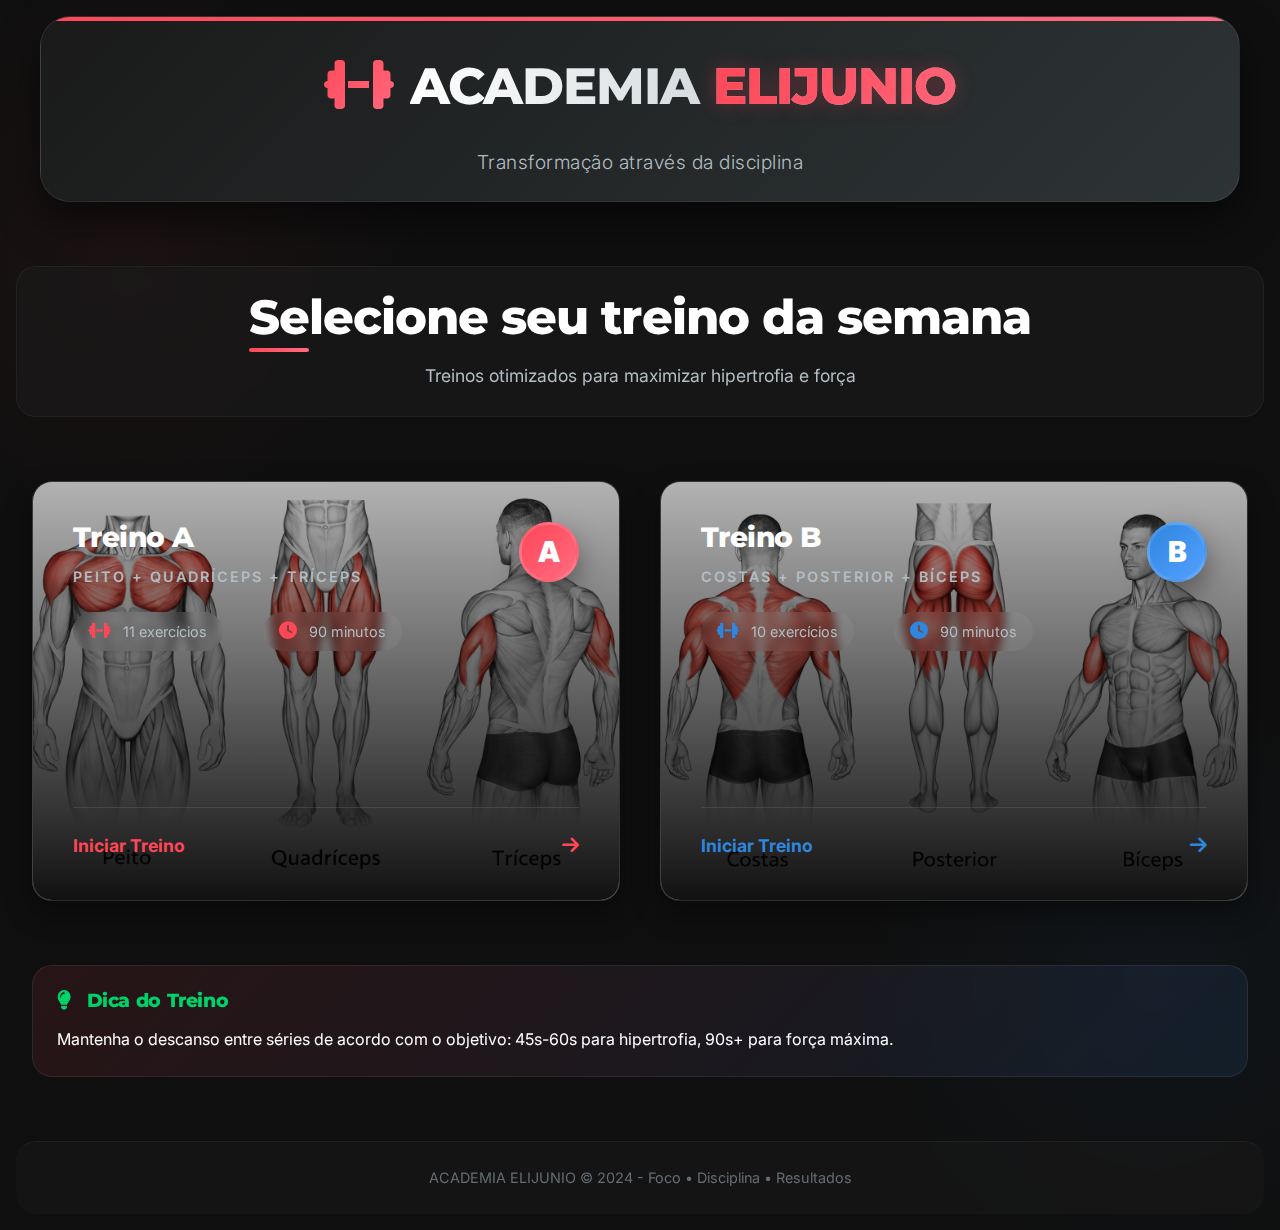
<file: index.html>
<!DOCTYPE html>
<html lang="pt-BR">
<head>
    <meta charset="UTF-8">
    <meta name="viewport" content="width=device-width, initial-scale=1.0">
    <title>ACADEMIA ELIJUNIO</title>
    
    <!-- ÍCONES (VERSÃO COM PNG - RECOMENDADO) -->
    <link rel="icon" href="assets/icons/index.ico" type="image/x-icon">
    <!-- Para iOS - use PNG -->
    <link rel="apple-touch-icon" href="assets/icons/icon-192.png">
    <!-- Para Android/Chrome -->
    <link rel="icon" type="image/png" href="assets/icons/icon-192.png">
    
    <!-- Estas linhas são OBRIGATÓRIAS para iOS -->
    <meta name="apple-mobile-web-app-capable" content="yes">
    <meta name="apple-mobile-web-app-status-bar-style" content="default">
    <meta name="apple-mobile-web-app-title" content="Academia Elijunio">
    
    <!-- Cor do tema -->
    <meta name="theme-color" content="#ff4757">
    
    <!-- CSS -->
    <link rel="stylesheet" href="css/style.css">
    <link rel="preconnect" href="https://fonts.googleapis.com">
    <link rel="preconnect" href="https://fonts.gstatic.com" crossorigin>
    <link href="https://fonts.googleapis.com/css2?family=Montserrat:wght@400;600;700;800&family=Inter:wght@300;400;500&display=swap" rel="stylesheet">
    <link rel="stylesheet" href="https://cdnjs.cloudflare.com/ajax/libs/font-awesome/6.4.0/css/all.min.css">
</head>
<body>
    <div class="container">
        <header class="main-header">
            <div class="logo-container">
                <div class="logo-icon">
                    <i class="fas fa-dumbbell"></i>
                </div>
                <h1>ACADEMIA <span class="logo-highlight">ELIJUNIO</span></h1>
            </div>
            <p class="subtitle">Transformação através da disciplina</p>
        </header>

        <main class="home-main">
            <section class="hero-section">
                <h2>Selecione seu treino da semana</h2>
                <p class="hero-description">Treinos otimizados para maximizar hipertrofia e força</p>
            </section>

            <div class="workout-cards-container">
                <a href="treino-a.html" class="workout-card workout-a">
                    <div class="card-overlay"></div>
                    <div class="card-content">
                        <div class="card-badge">A</div>
                        <h3>Treino A</h3>
                        <p class="card-muscles">Peito + Quadríceps + Tríceps</p>
                        <div class="card-stats">
                            <div class="stat">
                                <i class="fas fa-dumbbell"></i>
                                <span>11 exercícios</span>
                            </div>
                            <div class="stat">
                                <i class="fas fa-clock"></i>
                                <span>90 minutos</span>
                            </div>
                        </div>
                        <div class="card-action">
                            <span>Iniciar Treino</span>
                            <i class="fas fa-arrow-right"></i>
                        </div>
                    </div>
                    <div class="card-image" style="background-image: url('./imagens/treino-a/treinoA.png')"></div>
                </a>

                <a href="treino-b.html" class="workout-card workout-b">
                    <div class="card-overlay"></div>
                    <div class="card-content">
                        <div class="card-badge">B</div>
                        <h3>Treino B</h3>
                        <p class="card-muscles">Costas + Posterior + Bíceps</p>
                        <div class="card-stats">
                            <div class="stat">
                                <i class="fas fa-dumbbell"></i>
                                <span>10 exercícios</span>
                            </div>
                            <div class="stat">
                                <i class="fas fa-clock"></i>
                                <span>90 minutos</span>
                            </div>
                        </div>
                        <div class="card-action">
                            <span>Iniciar Treino</span>
                            <i class="fas fa-arrow-right"></i>
                        </div>
                    </div>
                    <div class="card-image" style="background-image: url('./imagens/treino-b/treinoB.png')"></div>
                </a>
            </div>

            <div class="workout-tips">
                <h3><i class="fas fa-lightbulb"></i> Dica do Treino</h3>
                <p>Mantenha o descanso entre séries de acordo com o objetivo: 45s-60s para hipertrofia, 90s+ para força máxima.</p>
            </div>
        </main>

        <footer class="main-footer">
            <p>ACADEMIA ELIJUNIO © 2024 - Foco • Disciplina • Resultados</p>
        </footer>
    </div>

    <script src="js/main.js"></script>
</body>
</html>
</file>
<file: css/style.css>
/* Reset e Configurações Globais */
html, body {
    max-width: 100%;
    overflow-x: hidden;
}

* {
    max-width: 100%;
    margin: 0;
    padding: 0;
    box-sizing: border-box;
}

:root {
    /* Paleta Moderna Escura */
    --primary-dark: #0f0f0f;
    --secondary-dark: #1a1a1a;
    --accent-red: #ff4757;
    --accent-blue: #2e86de;
    --accent-green: #00d26a;
    --accent-purple: #9c88ff;
    
    /* Gradientes */
    --gradient-red: linear-gradient(135deg, #ff4757, #ff6b81);
    --gradient-blue: linear-gradient(135deg, #2e86de, #54a0ff);
    --gradient-dark: linear-gradient(135deg, #1a1a1a, #2d3436);
    
    /* Cores de Texto */
    --text-primary: #ffffff;
    --text-secondary: #b2bec3;
    --text-muted: #636e72;
    
    /* Cores de Background */
    --bg-primary: #0f0f0f;
    --bg-secondary: #1a1a1a;
    --bg-card: #222222;
    --bg-overlay: rgba(15, 15, 15, 0.95);
    
    /* Efeitos Visuais */
    --border-radius: 20px;
    --border-radius-sm: 12px;
    --border-radius-lg: 30px;
    --shadow-sm: 0 8px 16px rgba(0, 0, 0, 0.3);
    --shadow-md: 0 12px 28px rgba(0, 0, 0, 0.4);
    --shadow-lg: 0 20px 40px rgba(0, 0, 0, 0.5);
    --glow-red: 0 0 20px rgba(255, 71, 87, 0.3);
    --glow-blue: 0 0 20px rgba(46, 134, 222, 0.3);
    
    /* Transições */
    --transition-fast: 0.2s cubic-bezier(0.4, 0, 0.2, 1);
    --transition-normal: 0.3s cubic-bezier(0.4, 0, 0.2, 1);
    --transition-slow: 0.5s cubic-bezier(0.4, 0, 0.2, 1);
    
    /* Espaçamentos */
    --spacing-xs: 0.75rem;
    --spacing-sm: 1rem;
    --spacing-md: 1.5rem;
    --spacing-lg: 2.5rem;
    --spacing-xl: 4rem;
}

body {
    font-family: 'Inter', -apple-system, BlinkMacSystemFont, sans-serif;
    background: var(--bg-primary);
    color: var(--text-primary);
    line-height: 1.6;
    min-height: 100vh;
    overflow-x: hidden;
    background-image: 
        radial-gradient(circle at 10% 20%, rgba(255, 71, 87, 0.05) 0%, transparent 20%),
        radial-gradient(circle at 90% 80%, rgba(46, 134, 222, 0.05) 0%, transparent 20%);
}

/* Tipografia Moderna */
h1, h2, h3, h4 {
    font-family: 'Montserrat', sans-serif;
    font-weight: 800;
    line-height: 1.1;
    letter-spacing: -0.02em;
}

h1 {
    font-size: 3.5rem;
    margin-bottom: var(--spacing-sm);
    background: linear-gradient(90deg, var(--text-primary), var(--text-secondary));
    -webkit-background-clip: text;
    background-clip: text;
    color: transparent;
}

h2 {
    font-size: 2.5rem;
    margin-bottom: var(--spacing-md);
    position: relative;
    display: inline-block;
}

h2::after {
    content: '';
    position: absolute;
    bottom: -8px;
    left: 0;
    width: 60px;
    height: 4px;
    background: var(--gradient-red);
    border-radius: 2px;
}

.workout-b-page h2::after {
    background: var(--gradient-blue);
}

h3 {
    font-size: 1.75rem;
    margin-bottom: var(--spacing-xs);
}

/* Container Principal */
.container {
    width: 100%;
    max-width: 100vw;
    margin: 0 auto;
    padding: var(--spacing-sm);
    overflow-x: hidden;
    box-sizing: border-box;
}

/* Header da Página Inicial */
.main-header {
    text-align: center;
    padding: var(--spacing-md) var(--spacing-sm);
    background: var(--gradient-dark);
    border-radius: var(--border-radius-lg);
    margin: 0 auto var(--spacing-xl);
    position: relative;
    overflow: hidden;
    border: 1px solid rgba(255, 255, 255, 0.08);
    box-shadow: var(--shadow-lg);
    max-width: 1200px;
    width: calc(100% - 2rem);
}

.main-header::before {
    content: '';
    position: absolute;
    top: 0;
    left: 0;
    right: 0;
    height: 4px;
    background: var(--gradient-red);
    animation: shimmer 3s infinite;
}

@keyframes shimmer {
    0%, 100% { background-position: -200% center; }
    50% { background-position: 200% center; }
}

.logo-container {
    display: flex;
    align-items: center;
    justify-content: center;
    gap: var(--spacing-sm);
    margin-bottom: var(--spacing-sm);
    flex-wrap: wrap;
    padding: 0 var(--spacing-sm);
}

.logo-icon {
    font-size: clamp(2rem, 5vw, 3.5rem);
    background: var(--gradient-red);
    -webkit-background-clip: text;
    background-clip: text;
    color: transparent;
    animation: float 3s ease-in-out infinite;
}

@keyframes float {
    0%, 100% { transform: translateY(0px); }
    50% { transform: translateY(-10px); }
}

.logo-container h1 {
    font-size: clamp(1.5rem, 4vw, 3.5rem);
    margin-bottom: 0;
    text-align: center;
    line-height: 1.2;
    word-break: break-word;
    overflow-wrap: break-word;
}

.logo-highlight {
    background: var(--gradient-red);
    -webkit-background-clip: text;
    background-clip: text;
    color: transparent;
    text-shadow: var(--glow-red);
}

.subtitle {
    font-size: clamp(0.9rem, 2vw, 1.2rem);
    color: var(--text-secondary);
    font-weight: 300;
    letter-spacing: 0.5px;
    padding: 0 var(--spacing-sm);
    max-width: 100%;
    overflow-wrap: break-word;
}

/* Seção Hero */
.hero-section {
    text-align: center;
    margin-bottom: var(--spacing-xl);
    padding: var(--spacing-md);
    background: rgba(26, 26, 26, 0.6);
    backdrop-filter: blur(10px);
    border-radius: var(--border-radius);
    border: 1px solid rgba(255, 255, 255, 0.05);
    max-width: 100%;
    overflow: hidden;
}

.hero-section h2 {
    font-size: clamp(1.5rem, 4vw, 3rem);
    margin-bottom: var(--spacing-sm);
    word-wrap: break-word;
    overflow-wrap: break-word;
}

.hero-description {
    color: var(--text-secondary);
    font-size: clamp(0.9rem, 2vw, 1.1rem);
    max-width: min(100%, 600px);
    margin: 0 auto;
    line-height: 1.8;
    word-wrap: break-word;
}

/* Cards de Treino */
.workout-cards-container {
    display: grid;
    grid-template-columns: repeat(auto-fit, minmax(min(100%, 350px), 1fr));
    gap: var(--spacing-lg);
    margin-bottom: var(--spacing-xl);
    padding: 0 var(--spacing-sm);
}

.workout-card {
    position: relative;
    background: var(--gradient-dark);
    border-radius: var(--border-radius);
    overflow: hidden;
    text-decoration: none;
    color: var(--text-primary);
    transition: all var(--transition-normal);
    height: clamp(300px, 80vw, 420px);
    display: flex;
    flex-direction: column;
    border: 1px solid rgba(255, 255, 255, 0.08);
    box-shadow: var(--shadow-md);
    max-width: 100%;
}

.workout-card:hover {
    transform: translateY(-12px) scale(1.02);
    box-shadow: var(--shadow-lg);
    border-color: rgba(255, 255, 255, 0.15);
}

.workout-a:hover {
    box-shadow: var(--shadow-lg), var(--glow-red);
}

.workout-b:hover {
    box-shadow: var(--shadow-lg), var(--glow-blue);
}

.card-overlay {
    position: absolute;
    top: 0;
    left: 0;
    right: 0;
    bottom: 0;
    background: linear-gradient(to bottom, transparent 0%, rgba(0, 0, 0, 0.9) 100%);
    z-index: 1;
}

.card-content {
    position: relative;
    z-index: 2;
    padding: var(--spacing-lg);
    flex: 1;
    display: flex;
    flex-direction: column;
    justify-content: flex-end;
}

.card-badge {
    position: absolute;
    top: var(--spacing-lg);
    right: var(--spacing-lg);
    width: 60px;
    height: 60px;
    background: var(--gradient-red);
    border-radius: 50%;
    display: flex;
    align-items: center;
    justify-content: center;
    font-size: 1.8rem;
    font-weight: 900;
    color: white;
    box-shadow: var(--shadow-md);
    border: 3px solid rgba(255, 255, 255, 0.1);
}

.workout-b .card-badge {
    background: var(--gradient-blue);
}

.card-muscles {
    color: var(--text-secondary);
    font-size: 0.9rem;
    margin-bottom: var(--spacing-md);
    text-transform: uppercase;
    letter-spacing: 2px;
    font-weight: 600;
}

.card-stats {
    display: flex;
    gap: var(--spacing-lg);
    margin-bottom: var(--spacing-md);
}

.stat {
    display: flex;
    align-items: center;
    gap: var(--spacing-xs);
    color: var(--text-secondary);
    font-size: 0.9rem;
    background: rgba(255, 255, 255, 0.05);
    padding: 8px 16px;
    border-radius: 50px;
    backdrop-filter: blur(5px);
}

.stat i {
    color: var(--accent-red);
    font-size: 1.1rem;
}

.workout-b .stat i {
    color: var(--accent-blue);
}

.card-action {
    display: flex;
    align-items: center;
    justify-content: space-between;
    color: var(--accent-red);
    font-weight: 700;
    font-size: 1.1rem;
    margin-top: auto;
    padding-top: var(--spacing-md);
    border-top: 1px solid rgba(255, 255, 255, 0.1);
}

.workout-b .card-action {
    color: var(--accent-blue);
}

.card-action i {
    transition: transform var(--transition-fast);
    font-size: 1.2rem;
}

.workout-card:hover .card-action i {
    transform: translateX(8px);
}

.card-image {
    position: absolute;
    top: 0;
    left: 0;
    right: 0;
    bottom: 0;
    background-size: cover;
    background-position: center;
    z-index: 0;
    transition: transform var(--transition-slow);
    filter: brightness(0.7);
}

.workout-card:hover .card-image {
    transform: scale(1.1);
    filter: brightness(0.9);
}

/* Dicas de Treino */
.workout-tips {
    background: linear-gradient(135deg, rgba(255, 71, 87, 0.1), rgba(46, 134, 222, 0.1));
    border-radius: var(--border-radius);
    padding: var(--spacing-md);
    margin: 0 var(--spacing-sm) var(--spacing-xl);
    border-left: 6px solid var(--accent-green);
    backdrop-filter: blur(10px);
    border: 1px solid rgba(255, 255, 255, 0.08);
    max-width: 100%;
    overflow: hidden;
}

.workout-tips h3 {
    display: flex;
    align-items: center;
    gap: var(--spacing-sm);
    margin-bottom: var(--spacing-sm);
    color: var(--accent-green);
    font-size: clamp(1rem, 3vw, 1.2rem);
}

.workout-tips p {
    font-size: clamp(0.9rem, 2vw, 1rem);
    line-height: 1.6;
    word-wrap: break-word;
}

/* Footer */
.main-footer {
    text-align: center;
    padding: var(--spacing-md);
    color: var(--text-muted);
    font-size: clamp(0.8rem, 2vw, 0.9rem);
    border-top: 1px solid rgba(255, 255, 255, 0.05);
    background: rgba(26, 26, 26, 0.5);
    backdrop-filter: blur(10px);
    border-radius: var(--border-radius);
    margin-top: var(--spacing-xl);
    max-width: 100%;
    overflow: hidden;
}

/* Página de Treino */
.workout-page {
    background: var(--bg-primary);
    min-height: 100vh;
    background-image: 
        radial-gradient(circle at 20% 30%, rgba(255, 71, 87, 0.05) 0%, transparent 40%),
        radial-gradient(circle at 80% 70%, rgba(46, 134, 222, 0.05) 0%, transparent 40%);
}

.workout-container {
    max-width: 1200px;
    margin: 0 auto;
    padding: var(--spacing-lg);
}

/* Header do Treino */
.workout-header {
    display: flex;
    align-items: center;
    justify-content: space-between;
    padding: var(--spacing-lg);
    background: var(--gradient-dark);
    border-radius: var(--border-radius);
    margin-bottom: var(--spacing-lg);
    flex-wrap: wrap;
    gap: var(--spacing-md);
    border: 1px solid rgba(255, 255, 255, 0.08);
    box-shadow: var(--shadow-md);
}

.back-button {
    display: flex;
    align-items: center;
    gap: var(--spacing-xs);
    color: var(--text-secondary);
    text-decoration: none;
    padding: 12px 24px;
    background: rgba(255, 255, 255, 0.05);
    border-radius: var(--border-radius-sm);
    transition: all var(--transition-fast);
    border: 1px solid rgba(255, 255, 255, 0.08);
    font-weight: 600;
}

.back-button:hover {
    background: var(--gradient-red);
    color: white;
    transform: translateX(-5px);
    border-color: transparent;
}

.workout-b-page .back-button:hover {
    background: var(--gradient-blue);
}

.workout-title {
    display: flex;
    align-items: center;
    gap: var(--spacing-md);
}

.workout-badge {
    width: 70px;
    height: 70px;
    background: var(--gradient-red);
    border-radius: var(--border-radius);
    display: flex;
    align-items: center;
    justify-content: center;
    font-size: 2.5rem;
    font-weight: 900;
    color: white;
    box-shadow: var(--shadow-md);
    border: 3px solid rgba(255, 255, 255, 0.1);
}

.workout-b-page .workout-badge {
    background: var(--gradient-blue);
}

.workout-focus {
    color: var(--text-secondary);
    font-size: 1rem;
    text-transform: uppercase;
    letter-spacing: 1.5px;
    font-weight: 600;
}

.workout-progress {
    min-width: 250px;
    background: rgba(255, 255, 255, 0.05);
    padding: var(--spacing-md);
    border-radius: var(--border-radius-sm);
    border: 1px solid rgba(255, 255, 255, 0.08);
}

.progress-info {
    display: flex;
    justify-content: space-between;
    margin-bottom: var(--spacing-xs);
    font-size: 0.9rem;
    color: var(--text-secondary);
    font-weight: 600;
}

.progress-percent {
    color: var(--accent-green);
    font-weight: 800;
    font-size: 1.2rem;
}

.progress-bar {
    height: 10px;
    background: rgba(255, 255, 255, 0.05);
    border-radius: 5px;
    overflow: hidden;
    position: relative;
}

.progress-fill {
    height: 100%;
    background: linear-gradient(90deg, var(--accent-red), var(--accent-green));
    width: 0%;
    transition: width var(--transition-normal);
    border-radius: 5px;
    position: relative;
    overflow: hidden;
}

.workout-b-page .progress-fill {
    background: linear-gradient(90deg, var(--accent-blue), var(--accent-green));
}

/* Timer Principal */
.main-timer-section {
    background: var(--gradient-dark);
    border-radius: var(--border-radius);
    padding: var(--spacing-xl);
    margin-bottom: var(--spacing-lg);
    border: 1px solid rgba(255, 255, 255, 0.08);
    box-shadow: var(--shadow-md);
    text-align: center;
    position: relative;
    overflow: hidden;
}

.main-timer-section::before {
    content: '';
    position: absolute;
    top: 0;
    left: 0;
    right: 0;
    height: 4px;
    background: var(--gradient-red);
}

.workout-b-page .main-timer-section::before {
    background: var(--gradient-blue);
}

.timer-display-main {
    margin-bottom: var(--spacing-lg);
}

.timer-digits {
    font-family: 'Montserrat', sans-serif;
    font-size: 5.5rem;
    font-weight: 900;
    background: linear-gradient(135deg, var(--accent-red), var(--accent-purple), var(--accent-blue));
    -webkit-background-clip: text;
    background-clip: text;
    color: transparent;
    letter-spacing: 2px;
    margin-bottom: var(--spacing-xs);
    text-shadow: 0 0 30px rgba(255, 71, 87, 0.3);
}

.workout-b-page .timer-digits {
    text-shadow: 0 0 30px rgba(46, 134, 222, 0.3);
}

.timer-label {
    color: var(--text-secondary);
    font-size: 1rem;
    text-transform: uppercase;
    letter-spacing: 3px;
    font-weight: 600;
}

.timer-controls {
    display: flex;
    justify-content: center;
    gap: var(--spacing-md);
    margin-bottom: var(--spacing-lg);
    flex-wrap: wrap;
}

.timer-btn {
    padding: 16px 32px;
    border: none;
    border-radius: var(--border-radius-sm);
    font-family: 'Montserrat', sans-serif;
    font-weight: 700;
    font-size: 1.1rem;
    cursor: pointer;
    transition: all var(--transition-fast);
    display: flex;
    align-items: center;
    gap: var(--spacing-xs);
    min-width: 160px;
    justify-content: center;
    letter-spacing: 0.5px;
    position: relative;
    overflow: hidden;
}

.btn-start {
    background: var(--gradient-red);
    color: white;
    box-shadow: 0 4px 20px rgba(255, 71, 87, 0.3);
}

.btn-start:hover {
    transform: translateY(-3px);
    box-shadow: 0 8px 30px rgba(255, 71, 87, 0.4);
}

.btn-pause {
    background: rgba(255, 255, 255, 0.08);
    color: var(--text-primary);
    border: 1px solid rgba(255, 255, 255, 0.1);
}

.btn-pause:hover:not(:disabled) {
    background: rgba(255, 255, 255, 0.15);
    transform: translateY(-3px);
    box-shadow: 0 8px 30px rgba(255, 255, 255, 0.1);
}

.btn-pause:disabled {
    opacity: 0.5;
    cursor: not-allowed;
}

.btn-reset {
    background: transparent;
    color: var(--text-secondary);
    border: 2px solid rgba(255, 255, 255, 0.2);
}

.btn-reset:hover {
    background: rgba(255, 255, 255, 0.05);
    color: var(--text-primary);
    transform: translateY(-3px);
    border-color: rgba(255, 255, 255, 0.3);
}

.timer-status {
    padding: var(--spacing-md);
    background: rgba(255, 255, 255, 0.05);
    border-radius: var(--border-radius-sm);
    display: inline-block;
    border: 1px solid rgba(255, 255, 255, 0.08);
}

.status-indicator {
    display: flex;
    align-items: center;
    gap: var(--spacing-xs);
    color: var(--text-secondary);
    font-size: 1rem;
    font-weight: 600;
}

/* Seção de Exercícios */
.exercises-container {
    background: var(--gradient-dark);
    border-radius: var(--border-radius);
    padding: var(--spacing-xl);
    margin-bottom: var(--spacing-lg);
    border: 1px solid rgba(255, 255, 255, 0.08);
    box-shadow: var(--shadow-md);
}

.section-header {
    margin-bottom: var(--spacing-xl);
    padding-bottom: var(--spacing-md);
    border-bottom: 2px solid rgba(255, 255, 255, 0.1);
}

.section-header h2 {
    display: flex;
    align-items: center;
    gap: var(--spacing-md);
    font-size: 2.8rem;
}

.section-header h2 i {
    background: var(--gradient-red);
    -webkit-background-clip: text;
    background-clip: text;
    color: transparent;
    font-size: 2.5rem;
}

/* CORREÇÃO: Ícone do título no Treino B */
.workout-b-page .section-header h2 i {
    background: var(--gradient-blue);
    -webkit-background-clip: text;
    background-clip: text;
    color: transparent;
}

.section-subtitle {
    color: var(--text-secondary);
    font-size: 1.1rem;
    margin-top: var(--spacing-sm);
    font-weight: 500;
}

/* Cards de Exercício */
.exercise-card {
    background: rgba(255, 255, 255, 0.03);
    border-radius: var(--border-radius);
    padding: var(--spacing-xl);
    margin-bottom: var(--spacing-lg);
    border: 1px solid rgba(255, 255, 255, 0.08);
    transition: all var(--transition-normal);
    position: relative;
    backdrop-filter: blur(10px);
}

.exercise-card:hover {
    transform: translateY(-5px);
    border-color: rgba(255, 255, 255, 0.15);
    box-shadow: var(--shadow-md);
    background: rgba(255, 255, 255, 0.05);
}

.exercise-card.completed {
    background: linear-gradient(135deg, rgba(0, 210, 106, 0.1), transparent);
    border-color: rgba(0, 210, 106, 0.3);
}

.exercise-card.completed::before {
    content: '✓ CONCLUÍDO';
    position: absolute;
    top: 20px;
    right: 20px;
    background: var(--accent-green);
    color: white;
    padding: 6px 16px;
    border-radius: 50px;
    font-size: 0.8rem;
    font-weight: 700;
    letter-spacing: 1px;
    animation: slideIn 0.5s ease;
}

@keyframes slideIn {
    from { transform: translateX(20px); opacity: 0; }
    to { transform: translateX(0); opacity: 1; }
}

.exercise-header {
    display: flex;
    justify-content: space-between;
    align-items: flex-start;
    margin-bottom: var(--spacing-lg);
    gap: var(--spacing-lg);
}

.exercise-info {
    flex: 1;
}

.exercise-number {
    display: flex;
    align-items: center;
    justify-content: center;
    width: 50px;
    height: 50px;
    background: var(--gradient-red);
    border-radius: 12px;
    color: white;
    font-weight: 900;
    font-size: 1.5rem;
    flex-shrink: 0;
    border: 2px solid rgba(255, 255, 255, 0.1);
    box-shadow: var(--shadow-sm);
}

.workout-b-page .exercise-number {
    background: var(--gradient-blue);
}

.exercise-name {
    font-size: 1.8rem;
    margin-bottom: var(--spacing-sm);
    color: var(--text-primary);
    font-weight: 800;
}

.exercise-sets {
    display: inline-block;
    padding: 10px 24px;
    background: linear-gradient(135deg, rgba(255, 71, 87, 0.15), transparent);
    color: var(--accent-red);
    border-radius: 50px;
    font-weight: 800;
    font-size: 1.1rem;
    margin-bottom: var(--spacing-sm);
    border: 1px solid rgba(255, 71, 87, 0.2);
}

.workout-b-page .exercise-sets {
    background: linear-gradient(135deg, rgba(46, 134, 222, 0.15), transparent);
    color: var(--accent-blue);
    border: 1px solid rgba(46, 134, 222, 0.2);
}

.exercise-description {
    color: var(--text-secondary);
    font-size: 1.1rem;
    line-height: 1.8;
}

/* Carrossel de Imagens */
.exercise-images {
    position: relative;
    margin: var(--spacing-lg) 0;
    border-radius: var(--border-radius-sm);
    overflow: hidden;
    background: #ffffff;
    height: 280px;
    width: 100%;
    display: flex;
    align-items: center;
    justify-content: center;
    border: 1px solid #e9ecef;
    box-shadow: 
        0 4px 12px rgba(0, 0, 0, 0.05),
        inset 0 1px 0 rgba(255, 255, 255, 0.8);
}

.image-slider {
    height: 100%;
    width: 100%;
    position: relative;
    display: flex;
    align-items: center;
    justify-content: center;
    background: #ffffff;
}

.slider-image {
    width: 100%;
    height: 100%;
    object-fit: contain;
    position: absolute;
    top: 0;
    left: 0;
    opacity: 0;
    transition: opacity var(--transition-normal);
    padding: 15px;
    box-sizing: border-box;
    background: #ffffff;
    border-radius: 8px;
}

.slider-image.active {
    opacity: 1;
}

/* Controles do carrossel - ALTERAÇÕES APLICADAS AQUI */
.slider-nav {
    position: absolute;
    top: 50%;
    transform: translateY(-50%);
    width: 44px;
    height: 44px;
    background: rgba(0, 0, 0, 0.75);
    border: 2px solid rgba(255, 255, 255, 0.9);
    border-radius: 50%;
    color: white;
    font-size: 1.2rem;
    cursor: pointer;
    display: flex;
    align-items: center;
    justify-content: center;
    transition: all var(--transition-fast);
    z-index: 10;
}

/* Reduzir botões em 20% em telas pequenas */
@media (max-width: 768px) {
    .slider-nav {
        width: 35px;  /* 80% de 44px */
        height: 35px;
        font-size: 0.96rem; /* 80% de 1.2rem */
    }
}

.slider-nav:hover {
    background: var(--accent-red);
    border-color: transparent;
    transform: translateY(-50%) scale(1.15);
    box-shadow: 0 0 15px rgba(255, 71, 87, 0.5);
}

.workout-b-page .slider-nav:hover {
    background: var(--accent-blue);
    box-shadow: 0 0 15px rgba(46, 134, 222, 0.5);
}

.slider-prev {
    left: 12px;
}

.slider-next {
    right: 12px;
}

/* Dots - Esconder em telas pequenas - ALTERAÇÃO APLICADA AQUI */
.slider-dots {
    position: absolute;
    bottom: 16px;
    left: 0;
    right: 0;
    display: flex;
    justify-content: center;
    gap: 10px;
    z-index: 10;
    padding: 12px;
    background: linear-gradient(transparent, rgba(0, 0, 0, 0.5));
    border-radius: 0 0 var(--border-radius-sm) var(--border-radius-sm);
}

/* Esconder dots em telas menores que 768px */
@media (max-width: 768px) {
    .slider-dots {
        display: none;
    }
}

.slider-dot {
    width: 10px;
    height: 10px;
    border-radius: 50%;
    background: rgba(255, 255, 255, 0.6);
    border: none;
    cursor: pointer;
    padding: 0;
    transition: all var(--transition-fast);
}

.slider-dot.active {
    background: var(--accent-red);
    transform: scale(1.4);
    box-shadow: 0 0 8px rgba(255, 71, 87, 0.6);
}

.workout-b-page .slider-dot.active {
    background: var(--accent-blue);
    box-shadow: 0 0 8px rgba(46, 134, 222, 0.6);
}

/* Checkbox de Conclusão */
.exercise-complete {
    margin-top: var(--spacing-lg);
}

.complete-checkbox {
    display: flex;
    align-items: center;
    gap: var(--spacing-md);
    cursor: pointer;
    padding: 16px 24px;
    background: rgba(255, 255, 255, 0.03);
    border-radius: var(--border-radius-sm);
    border: 1px solid rgba(255, 255, 255, 0.08);
    transition: all var(--transition-fast);
}

.checkbox-input {
    display: none;
}

.checkbox-custom {
    width: 28px;
    height: 28px;
    border: 2px solid var(--text-muted);
    border-radius: 8px;
    display: flex;
    align-items: center;
    justify-content: center;
    transition: all var(--transition-fast);
}

.checkbox-custom i {
    color: white;
    font-size: 1rem;
    opacity: 0;
    transform: scale(0);
    transition: all var(--transition-fast);
}

.checkbox-input:checked + .checkbox-custom {
    background: var(--accent-green);
    border-color: transparent;
    box-shadow: 0 0 15px rgba(0, 210, 106, 0.3);
}

.checkbox-input:checked + .checkbox-custom i {
    opacity: 1;
    transform: scale(1);
}

.checkbox-label {
    font-weight: 700;
    color: var(--text-secondary);
    transition: color var(--transition-fast);
    font-size: 1.1rem;
    letter-spacing: 0.5px;
}

.checkbox-input:checked ~ .checkbox-label {
    color: var(--accent-green);
}

/* Estatísticas do Treino */
.workout-stats {
    display: grid;
    grid-template-columns: repeat(auto-fit, minmax(220px, 1fr));
    gap: var(--spacing-lg);
    margin-top: var(--spacing-xl);
}

.stat-card {
    background: linear-gradient(135deg, rgba(255, 255, 255, 0.03), transparent);
    border-radius: var(--border-radius);
    padding: var(--spacing-xl);
    text-align: center;
    border: 1px solid rgba(255, 255, 255, 0.08);
    transition: all var(--transition-normal);
}

.stat-card i {
    font-size: 2.8rem;
    margin-bottom: var(--spacing-md);
    background: var(--gradient-red);
    -webkit-background-clip: text;
    background-clip: text;
    color: transparent;
}

/* CORREÇÃO: Ícones dos stat cards no Treino B */
.workout-b-page .stat-card i {
    background: var(--gradient-blue);
    -webkit-background-clip: text;
    background-clip: text;
    color: transparent;
}

.stat-card h3 {
    font-size: 3.5rem;
    margin-bottom: var(--spacing-xs);
    color: var(--text-primary);
    font-weight: 900;
}

.stat-card p {
    color: var(--text-secondary);
    font-size: 1rem;
    font-weight: 600;
    letter-spacing: 1px;
    text-transform: uppercase;
}

/* Footer do Treino */
.workout-footer {
    display: flex;
    justify-content: space-between;
    align-items: center;
    padding: var(--spacing-xl);
    background: var(--gradient-dark);
    border-radius: var(--border-radius);
    flex-wrap: wrap;
    gap: var(--spacing-lg);
    border: 1px solid rgba(255, 255, 255, 0.08);
    box-shadow: var(--shadow-md);
    margin-top: var(--spacing-lg);
}

.footer-note {
    display: flex;
    align-items: center;
    gap: var(--spacing-md);
    color: var(--text-secondary);
    font-size: 1rem;
    max-width: 500px;
    padding: var(--spacing-md);
    background: rgba(255, 255, 255, 0.03);
    border-radius: var(--border-radius-sm);
    border: 1px solid rgba(255, 255, 255, 0.05);
}

.footer-note i {
    color: var(--accent-red);
    font-size: 1.5rem;
    flex-shrink: 0;
}

.workout-b-page .footer-note i {
    color: var(--accent-blue);
}

.btn-finish-workout {
    padding: 18px 36px;
    background: linear-gradient(135deg, var(--accent-red), var(--accent-purple));
    color: white;
    border: none;
    border-radius: var(--border-radius-sm);
    font-family: 'Montserrat', sans-serif;
    font-weight: 800;
    font-size: 1.2rem;
    cursor: pointer;
    transition: all var(--transition-fast);
    display: flex;
    align-items: center;
    gap: var(--spacing-md);
    letter-spacing: 1px;
    box-shadow: 0 8px 25px rgba(255, 71, 87, 0.3);
}

.workout-b-page .btn-finish-workout {
    background: linear-gradient(135deg, var(--accent-blue), var(--accent-purple));
    box-shadow: 0 8px 25px rgba(46, 134, 222, 0.3);
}

.btn-finish-workout:hover {
    transform: translateY(-3px) scale(1.05);
    box-shadow: 0 15px 35px rgba(255, 71, 87, 0.4);
}

.workout-b-page .btn-finish-workout:hover {
    box-shadow: 0 15px 35px rgba(46, 134, 222, 0.4);
}

/* Overlay de Descanso */
.rest-overlay {
    position: fixed;
    top: 0;
    left: 0;
    right: 0;
    bottom: 0;
    background: var(--bg-overlay);
    display: none;
    align-items: center;
    justify-content: center;
    z-index: 1000;
    opacity: 0;
    transition: opacity var(--transition-normal);
    backdrop-filter: blur(10px);
    padding: var(--spacing-md);
}

.rest-overlay.active {
    display: flex;
    opacity: 1;
    animation: fadeIn 0.3s ease;
}

.rest-modal {
    background: var(--gradient-dark);
    border-radius: var(--border-radius-lg);
    padding: clamp(var(--spacing-md), 4vw, var(--spacing-xl));
    max-width: min(90vw, 550px);
    width: 100%;
    text-align: center;
    border: 1px solid rgba(255, 255, 255, 0.1);
    box-shadow: var(--shadow-lg);
    transform: translateY(30px) scale(0.95);
    transition: transform var(--transition-normal);
    position: relative;
    overflow: hidden;
    margin: 0 var(--spacing-sm);
}

.rest-modal::before {
    content: '';
    position: absolute;
    top: 0;
    left: 0;
    right: 0;
    height: 6px;
    background: var(--gradient-red);
}

.workout-b-page .rest-modal::before {
    background: var(--gradient-blue);
}

.rest-overlay.active .rest-modal {
    transform: translateY(0) scale(1);
}

.rest-header {
    margin-bottom: clamp(var(--spacing-lg), 4vw, var(--spacing-xl));
}

.rest-header h2 {
    display: flex;
    align-items: center;
    justify-content: center;
    gap: var(--spacing-sm);
    margin-bottom: var(--spacing-sm);
    color: var(--text-primary);
    font-size: clamp(1.5rem, 5vw, 2.5rem);
    flex-wrap: wrap;
}

.rest-header p {
    color: var(--text-secondary);
    font-size: clamp(0.9rem, 2.5vw, 1.1rem);
    font-weight: 500;
    line-height: 1.5;
    margin: 0 auto;
    max-width: 90%;
}

.next-exercise-name {
    color: var(--accent-red);
    font-weight: 800;
    text-shadow: 0 0 10px rgba(255, 71, 87, 0.3);
    display: block;
    margin-top: var(--spacing-xs);
    word-break: break-word;
}

.workout-b-page .next-exercise-name {
    color: var(--accent-blue);
    text-shadow: 0 0 10px rgba(46, 134, 222, 0.3);
}

/* Timer de Descanso */
.rest-timer {
    margin-bottom: clamp(var(--spacing-lg), 4vw, var(--spacing-xl));
    width: 100%;
    display: flex;
    flex-direction: column;
    align-items: center;
}

.timer-circle {
    position: relative;
    width: clamp(140px, 30vw, 220px);
    height: clamp(140px, 30vw, 220px);
    margin: 0 auto var(--spacing-lg);
}

.timer-circle svg {
    width: 100%;
    height: 100%;
    transform: rotate(-90deg);
}

.progress-ring-circle {
    stroke: var(--accent-red);
    stroke-linecap: round;
    stroke-width: 8;
    fill: transparent;
    transition: stroke-dashoffset 1s linear;
    filter: drop-shadow(0 0 10px rgba(255, 71, 87, 0.5));
}

.workout-b-page .progress-ring-circle {
    stroke: var(--accent-blue);
    filter: drop-shadow(0 0 10px rgba(46, 134, 222, 0.5));
}

.timer-display {
    position: absolute;
    top: 50%;
    left: 50%;
    transform: translate(-50%, -50%);
    font-family: 'Montserrat', sans-serif;
    font-size: clamp(2.2rem, 7vw, 3.5rem);
    font-weight: 900;
    color: var(--text-primary);
    text-shadow: 0 0 20px rgba(255, 255, 255, 0.3);
    width: 100%;
    text-align: center;
    padding: 0 10px;
}

.rest-instruction {
    color: var(--text-secondary);
    font-size: clamp(0.85rem, 2.5vw, 1.1rem);
    margin-top: var(--spacing-md);
    font-weight: 500;
    line-height: 1.4;
    padding: 0 var(--spacing-sm);
}

.rest-info {
    display: grid;
    grid-template-columns: repeat(auto-fit, minmax(140px, 1fr));
    gap: var(--spacing-md);
    margin-bottom: clamp(var(--spacing-lg), 4vw, var(--spacing-xl));
}

.info-card {
    background: rgba(255, 255, 255, 0.05);
    border-radius: var(--border-radius);
    padding: var(--spacing-md);
    border: 1px solid rgba(255, 255, 255, 0.08);
    transition: all var(--transition-fast);
    min-height: 100px;
    display: flex;
    flex-direction: column;
    justify-content: center;
}

.info-card i {
    font-size: clamp(1.5rem, 4vw, 2rem);
    color: var(--accent-red);
    margin-bottom: var(--spacing-xs);
}

.workout-b-page .info-card i {
    color: var(--accent-blue);
}

.info-card h4 {
    font-size: clamp(0.75rem, 2vw, 1rem);
    color: var(--text-secondary);
    margin-bottom: var(--spacing-xs);
    font-weight: 600;
    text-transform: uppercase;
    letter-spacing: 1px;
}

.muscle-group {
    color: var(--text-primary);
    font-weight: 800;
    font-size: clamp(1rem, 2.5vw, 1.3rem);
    word-break: break-word;
    line-height: 1.2;
}

.rest-type {
    color: var(--accent-green);
    font-weight: 800;
    font-size: clamp(1rem, 2.5vw, 1.3rem);
    text-shadow: 0 0 10px rgba(0, 210, 106, 0.3);
    word-break: break-word;
    line-height: 1.2;
}

/* Botão Pular Descanso */
.btn-skip-rest {
    padding: clamp(12px, 3vw, 16px) clamp(20px, 4vw, 32px);
    background: rgba(255, 255, 255, 0.08);
    color: var(--text-secondary);
    border: 2px solid rgba(255, 255, 255, 0.2);
    border-radius: var(--border-radius-sm);
    font-family: 'Montserrat', sans-serif;
    font-weight: 700;
    font-size: clamp(0.95rem, 2.5vw, 1.1rem);
    cursor: pointer;
    transition: all var(--transition-fast);
    display: flex;
    align-items: center;
    justify-content: center;
    gap: var(--spacing-sm);
    margin: 0 auto;
    width: 100%;
    max-width: 300px;
}

.btn-skip-rest:hover {
    background: var(--gradient-red);
    color: white;
    border-color: transparent;
    transform: translateY(-3px);
    box-shadow: 0 8px 25px rgba(255, 71, 87, 0.3);
}

.workout-b-page .btn-skip-rest:hover {
    background: var(--gradient-blue);
    box-shadow: 0 8px 25px rgba(46, 134, 222, 0.3);
}

/* Scrollbar */
::-webkit-scrollbar {
    width: 10px;
}

::-webkit-scrollbar-track {
    background: rgba(255, 255, 255, 0.05);
    border-radius: 5px;
}

::-webkit-scrollbar-thumb {
    background: var(--accent-red);
    border-radius: 5px;
}

.workout-b-page ::-webkit-scrollbar-thumb {
    background: var(--accent-blue);
}

::-webkit-scrollbar-thumb:hover {
    background: var(--accent-purple);
}

/* =============================================== */
/* MEDIA QUERIES PARA RESPONSIVIDADE - NO FINAL DO ARQUIVO */
/* =============================================== */

@media (max-width: 480px) {
    .card-content {
        padding: var(--spacing-md);
    }
    
    .workout-card h3 {
        margin-top: 0;
        font-size: 1.4rem;
    }
    
    .progress-ring-circle {
        stroke-width: 6;
    }
    
    .rest-header h2 {
        font-size: 1.4rem;
    }
    
    .timer-circle {
        width: 120px;
        height: 120px;
    }
    
    .timer-display {
        font-size: 1.8rem;
    }
}

@media (max-width: 768px) {
    .workout-card .card-badge {
        display: none !important;
    }
    
    .card-content {
        padding-top: var(--spacing-md);
    }
}

@media (max-width: 360px) {
    .timer-circle {
        width: 90px;
        height: 90px;
    }
    
    .timer-display {
        font-size: 1.4rem;
    }
    
    .progress-ring-circle {
        stroke-width: 5;
    }
}
</file>
